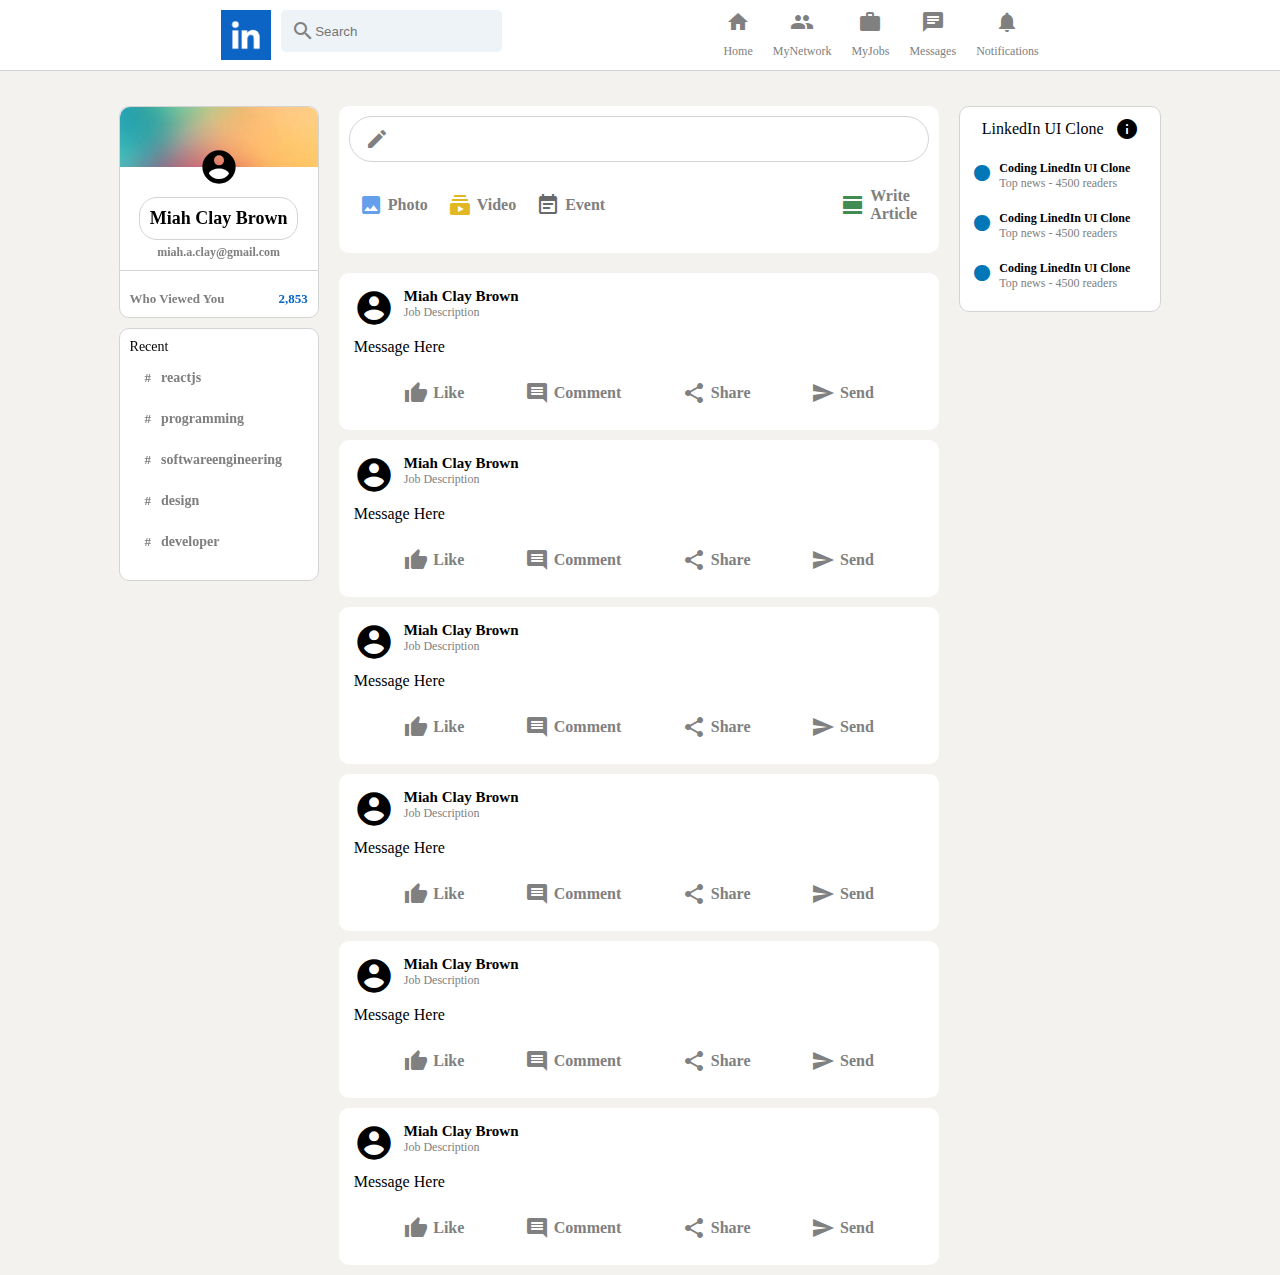
<file: index.html>
<!-- setup your HTML document here -->
<!DOCTYPE html>
<html lang="en">
<head>
    <meta charset="UTF-8">
    <meta http-equiv="X-UA-Compatible" content="IE=edge">
    <meta name="viewport" content="width=device-width, initial-scale=1.0">
    <!-- Google font icons -->
    <link href="https://fonts.googleapis.com/icon?family=Material+Icons"
      rel="stylesheet">
    <link rel="stylesheet" href="main.css">
    <!-- <img src="linkedin logo.png" alt="LinkedIn.com" style="width: 50px; height: 50px"> -->
    <!-- <img src="miah.jpeg" alt="Nice to meet you!" style="width: 200px; height: 266px"> -->
    <title>LinkedIn- Miah Clay Brown</title>
    
</head> 
<body>
    <!-- Header starts -->
    <div class="header">
        <div class="header_left">
            <img src="linkedin logo.png" alt="LinkedIn.com" style="width: 50px; height: 50px">
            <div class="header_search">
                <i class="material-icons"> search</i>
                <input type="text" placeholder="Search"/>    
            </div>
        </div>

        <div class="header_right">
            <div class="headerOption">
                <i class="material-icons headerOption__icon">home</i>
                <h3>Home</h3>
            </div>  
            <div class="headerOption">
                <i class="material-icons headerOption__icon">people</i>
                <h3>MyNetwork</h3>
            </div>
            <div class="headerOption">
                <i class="material-icons headerOption__icon">work</i>
                <h3>MyJobs</h3>
            </div> 
            <div class="headerOption">
                <i class="material-icons headerOption__icon">chat</i>
                <h3>Messages</h3>
            </div> 
            <div class="headerOption">
                <i class="material-icons headerOption__icon">notifications</i>
                <h3>Notifications</h3>
            </div>   
        </div>
    </div>
    <!-- Header ends -->

    <!-- Main Body begins -->
    <div class="body_main">
        <!-- Sidebar Starts -->
        <div class="sidebar">
            <div class="sidebar_top">
                <img src="gradient.jpeg" alt="" >
                <i class="material-icons sidebar_topAvatar">account_circle</i>
                <h2>Miah Clay Brown</h2>
                <h4>miah.a.clay@gmail.com</h4>
            </div>

            <div class="sidebar_stats">
                <div class="sidebar_stat">
                    <p>Who Viewed You</p>
                    <p class="sidebar_statNumber">2,853</p> 
                </div>
            </div>
            
            <div class="sidebar_bottom">
                <p>Recent</p>
                <div class="sidebar_recentItem">
                    <span class="sidebar_hash">#</span>
                    <p>reactjs</p>
                </div>
                <div class="sidebar_recentItem">
                    <span class="sidebar_hash">#</span>
                    <p>programming</p>
                </div>
                <div class="sidebar_recentItem">
                    <span class="sidebar_hash">#</span>
                    <p>softwareengineering</p>
                </div>
                <div class="sidebar_recentItem">
                    <span class="sidebar_hash">#</span>
                    <p>design</p>
                </div>
                <div class="sidebar_recentItem">
                    <span class="sidebar_hash">#</span>
                    <p>developer</p>
                </div>
            </div>
        </div>
    
        <!-- Sidebar Ends -->
        
    <!-- Feed Starts -->
        <div class="feed">
            <div class="feed_inputContainer">
                <div class="feed_input">
                    <i class="material-icons">create</i>
                    <form>
                        <input type="text">
                    </form>
                </div>
                <div class="feed_inputOptions">
                    <div class="inputOptions">
                        <i style="color: rgb(100, 159, 236)" class="material-icons">insert_photo</i>
                        <h4>Photo</h4>
                    </div>
                    <div class="inputOptions">
                        <i style="color: rgb(225, 184, 35)" class="material-icons">subscriptions</i>
                        <h4>Video</h4>
                    </div>
                    <div class="inputOptions">
                        <i style="color: rgb(104, 105, 107)" class="material-icons">event_note</i>
                        <h4>Event</h4>
                    </div>
                    <div class="inputOptions">
                        <i style="color: rgb(64, 140, 82)" class="material-icons">calendar_view_day</i>
                        <h4>Write Article</h4>
                    </div>
                </div>
            </div>
            <!-- Post Starts  -->
            <div class="post">
                <div class="post_header">
                    <i style="color: black" class="material-icons sidebar_topAvatar">account_circle</i>
                    <div class="post_info">
                        <h2>Miah Clay Brown</h2>
                        <p>Job Description</p>
                    </div>
                </div>

                <div class="post_body">
                    <p>Message Here</p>
                </div>

                <div class="feed_inputOptions">
                    <div class="inputOptions">
                        <i style="color: gray" class="material-icons">thumb_up</i>
                        <h4>Like</h4>
                    </div>
                    <div class="inputOptions">
                        <i style="color: gray" class="material-icons">comment</i>
                        <h4>Comment</h4>
                    </div>
                    <div class="inputOptions">
                        <i style="color: gray" class="material-icons">share</i>
                        <h4>Share</h4>
                    </div>
                    <div class="inputOptions">
                        <i style="color: gray" class="material-icons">send</i>
                        <h4>Send</h4>
                    </div>
                </div>
            </div>

            <div class="post">
                <div class="post_header">
                    <i style="color: black" class="material-icons sidebar_topAvatar">account_circle</i>
                    <div class="post_info">
                        <h2>Miah Clay Brown</h2>
                        <p>Job Description</p>
                    </div>
                </div>

                <div class="post_body">
                    <p>Message Here</p>
                </div>

                <div class="feed_inputOptions">
                    <div class="inputOptions">
                        <i style="color: gray" class="material-icons">thumb_up</i>
                        <h4>Like</h4>
                    </div>
                    <div class="inputOptions">
                        <i style="color: gray" class="material-icons">comment</i>
                        <h4>Comment</h4>
                    </div>
                    <div class="inputOptions">
                        <i style="color: gray" class="material-icons">share</i>
                        <h4>Share</h4>
                    </div>
                    <div class="inputOptions">
                        <i style="color: gray" class="material-icons">send</i>
                        <h4>Send</h4>
                    </div>
                </div>
            </div>

            <div class="post">
                <div class="post_header">
                    <i style="color: black" class="material-icons sidebar_topAvatar">account_circle</i>
                    <div class="post_info">
                        <h2>Miah Clay Brown</h2>
                        <p>Job Description</p>
                    </div>
                </div>

                <div class="post_body">
                    <p>Message Here</p>
                </div>

                <div class="feed_inputOptions">
                    <div class="inputOptions">
                        <i style="color: gray" class="material-icons">thumb_up</i>
                        <h4>Like</h4>
                    </div>
                    <div class="inputOptions">
                        <i style="color: gray" class="material-icons">comment</i>
                        <h4>Comment</h4>
                    </div>
                    <div class="inputOptions">
                        <i style="color: gray" class="material-icons">share</i>
                        <h4>Share</h4>
                    </div>
                    <div class="inputOptions">
                        <i style="color: gray" class="material-icons">send</i>
                        <h4>Send</h4>
                    </div>
                </div>
            </div>

            <div class="post">
                <div class="post_header">
                    <i style="color: black" class="material-icons sidebar_topAvatar">account_circle</i>
                    <div class="post_info">
                        <h2>Miah Clay Brown</h2>
                        <p>Job Description</p>
                    </div>
                </div>

                <div class="post_body">
                    <p>Message Here</p>
                </div>

                <div class="feed_inputOptions">
                    <div class="inputOptions">
                        <i style="color: gray" class="material-icons">thumb_up</i>
                        <h4>Like</h4>
                    </div>
                    <div class="inputOptions">
                        <i style="color: gray" class="material-icons">comment</i>
                        <h4>Comment</h4>
                    </div>
                    <div class="inputOptions">
                        <i style="color: gray" class="material-icons">share</i>
                        <h4>Share</h4>
                    </div>
                    <div class="inputOptions">
                        <i style="color: gray" class="material-icons">send</i>
                        <h4>Send</h4>
                    </div>
                </div>
            </div>

            <div class="post">
                <div class="post_header">
                    <i style="color: black" class="material-icons sidebar_topAvatar">account_circle</i>
                    <div class="post_info">
                        <h2>Miah Clay Brown</h2>
                        <p>Job Description</p>
                    </div>
                </div>

                <div class="post_body">
                    <p>Message Here</p>
                </div>

                <div class="feed_inputOptions">
                    <div class="inputOptions">
                        <i style="color: gray" class="material-icons">thumb_up</i>
                        <h4>Like</h4>
                    </div>
                    <div class="inputOptions">
                        <i style="color: gray" class="material-icons">comment</i>
                        <h4>Comment</h4>
                    </div>
                    <div class="inputOptions">
                        <i style="color: gray" class="material-icons">share</i>
                        <h4>Share</h4>
                    </div>
                    <div class="inputOptions">
                        <i style="color: gray" class="material-icons">send</i>
                        <h4>Send</h4>
                    </div>
                </div>
            </div>

            <div class="post">
                <div class="post_header">
                    <i style="color: black" class="material-icons sidebar_topAvatar">account_circle</i>
                    <div class="post_info">
                        <h2>Miah Clay Brown</h2>
                        <p>Job Description</p>
                    </div>
                </div>

                <div class="post_body">
                    <p>Message Here</p>
                </div>

                <div class="feed_inputOptions">
                    <div class="inputOptions">
                        <i style="color: gray" class="material-icons">thumb_up</i>
                        <h4>Like</h4>
                    </div>
                    <div class="inputOptions">
                        <i style="color: gray" class="material-icons">comment</i>
                        <h4>Comment</h4>
                    </div>
                    <div class="inputOptions">
                        <i style="color: gray" class="material-icons">share</i>
                        <h4>Share</h4>
                    </div>
                    <div class="inputOptions">
                        <i style="color: gray" class="material-icons">send</i>
                        <h4>Send</h4>
                    </div>
                </div>
            </div>
            <!-- Post Ends  -->
        </div>
        <!-- Feed Ends -->

        <!-- Widgets Start  -->
        <div class="widgets">
            <div class="widgets_header">
                <h2>LinkedIn UI Clone</h2>
                <i class="material-icons">info</i>
            </div>
            <div class="widgets_article">
                <div class="widgets_articleLeft">
                    <i class="material-icons">fiber_manual_record</i>
                <!-- </div> -->
            </div>
            <div class="widgets_articleRight">
                <h4>Coding LinedIn UI Clone</h4>
                <p>Top news - 4500 readers</p>
            </div></div>
            <div class="widgets_article">
                <div class="widgets_articleLeft">
                    <i class="material-icons">fiber_manual_record</i>
                </div>
            <!-- </div> -->
            <div class="widgets_articleRight">
                <h4>Coding LinedIn UI Clone</h4>
                <p>Top news - 4500 readers</p>
            </div></div>
            <div class="widgets_article">
                <div class="widgets_articleLeft">
                    <i class="material-icons">fiber_manual_record</i>
                </div>
            <!-- </div> -->
            <div class="widgets_articleRight">
                <h4>Coding LinedIn UI Clone</h4>
                <p>Top news - 4500 readers</p>
            </div></div>
        </div>
        <!-- Widget Ends  -->
        <!-- Main Body ends -->
    </div>
    <!-- <h1>Miah Clay Brown</h1>
    <h2>Someone please hire me!</h2> -->
</body>
</html>
</file>
<file: main.css>
/* write styles here */
* {
    margin: 0;
    padding: 0;
}

body {
    background-color: #f3f2ef;
    display: flex;
    flex-direction: column;
    align-items: center;
}

/* Sidebar */
.header_left img {
    object.fit: contain;
    height: 40px;
    margin-right: 10px;
}

.header {
    width: 100%;
    position:sticky;
    display: flex;
    top: 0;
    z-index: 999;
    justify-content: space-evenly;
    border-bottom: 0.1px solid lightgray;
    padding: 10px;
    background-color: white;
}

.header_left {
    display: flex;
}

.header_right {
    display: flex;
}

.header_search {
    padding: 10px;
    display: flex;
    align-items: center;
    border-radius: 5px;
    height: 22px;
    color: gray;
    background-color: #eef3f8;
}

.header_search input {
    outline:none;
    border: none;
    background:none;
}

.headerOption {
    display: flex;
    flex-direction: column;
    align-items: center;
    margin-right: 20px;
    color: gray;
    cursor: pointer;
}

.headerOption:hover {
    color: black;
}

.headerOption h3 {
    font-size: 12px;
    margin-top: 10px;
    font-weight: 400;
}

.headerOption_icon {
    margin-right: 5px;
    height: 20px;
    width: 20px;
}

/* main body  */
.body_main {
    display:flex;
    margin-top: 35px;
    max-width: 1200px;
    margin-left: 20px;
    margin-right: 20px;
}

/* Sidebar  */
.sidebar {
    position: sticky;
    top: 80px;
    flex: 0.2;
    border-radius: 10px;
    height: fit-content;
}

.sidebar_top img {
    margin-bottom: -20px;
    width: 100%;
    height: 60px;
    border-top-left-radius: 10px;
    border-top-right-radius: 10px;
    object-fit: cover;
}

.sidebar_top {
    display: flex;
    flex-direction: column;
    align-items: center;
    border: 1px solid lightgray;
    border-bottom: 0;
    border-top-left-radius: 10px;
    border-top-right-radius: 10px;
    background-color: white;
    padding-bottom: 10px;
}

.sidebar_topAvatar {
    font-size: 40px;
}

.sidebar_stats {
    padding: 10px;
    margin-bottom: 10px;
    border: 1px solid lightgray;
    background-color: white;
    border-bottom-left-radius: 10px;
    border-bottom-right-radius: 10px;
}

.sidebar_stat {
    margin-top: 10px;
    display: flex;
    justify-content: space-between;
}

.sidebar_stat p {
    color: gray;
    font-size: 13px;
    font-weight: 600;
}

.sidebar_statNumber {
    font-weight: bold;
    color: #0a66c2 !important;
}

.sidebar_top h4 {
    color: gray;
    font-size: 12px;
    margin-top: 5px;
}

.sidebar_top h2 {
    font-size: 18px;
    padding: 10px;
    border: 1px solid lightgray;
    background-color: white;
    border-radius: 18px;
    margin-top: 10px;
}

.sidebar_bottom {
    text-align: left;
    padding: 10px;
    border: 1px solid lightgray;
    background-color: white;
    border-radius: 10px;
    margin-top: 10px;
}

.sidebar_recentItem {
    display: flex;
    font-size: 13px;
    color: gray;
    font-weight: bolder;
    cursor: pointer;
    margin-bottom: 5px;
    padding: 5px;
}

.sidebar_recentItem:hover {
    background-color: whitesmoke;
    border-radius: 10px;
    cursor: pointer;
    color: black;
}

.sidebar_hash {
    margin: 0 10px;
}

.sidebar_bottom p {
    font-size: 14px;
    padding-bottom: 10px;
}

/* feed section */
.feed {
    flex: 0.6;
    margin: 0 20px;
}

.feed_inputContainer {
    background-color: white;
    padding: 10px;
    padding-bottom: 20px;
    border-radius: 10px;
    margin-bottom: 20px;
    /* border: 1px solid lightgray; */
}

.feed_input {
    border: 1px solid lightgray;
    border-radius: 30px;
    display: flex;
    padding: 10px;
    color: gray;
    padding-left: 15px;
}

.feed_input form {
    background-color: white;
    flex: 100%;
}

.feed_input form input{
    border: none;
    flex: 1;
    margin-left: 10px;
    outline-width: 0;
    font-weight: 600;
}

.feed_inputOptions {
    display: flex;
    justify-content: space-evenly;
}

.inputOptions {
    display: flex;
    align-items: center;
    margin-top: 15px;
    color: gray;
    padding: 10px;
    cursor: pointer;
}

.inputOptions:hover {
    background-color: whitesmoke;
    border-radius: 10px;
}

.inputOptions h4 {
    margin-left: 5px;
}

/* Post starts */
.post {
    background-color: white;
    padding: 15px;
    margin-bottom: 10px;
    border-radius: 10px;
}
.post_header {
    display: flex;
    margin-bottom: 10px;
    /* color: red; */
}

.post_info {
    margin-left: 10px;
}

.post_info p {
    font-size: 12px;
    color: gray;
}

.post_info h2 {
    font-size: 15px;
}

/* widgets begin  */
.widgets {
    position: sticky;
    top: 80px;
    flex: 0.2;
    background-color: white;
    border-radius: 10px;
    border: 1px solid lightgray;
    height: fit-content;
    padding-bottom: 10px;
}

.widgets_header {
    display: flex;
    align-items: center;
    justify-content: space-evenly;
    padding: 10px;
}

.widgets_header h2 {
    font-size: 16px;
    font-weight: 400;
}

.widgets_article {
    display: flex;
    padding: 10px;
    cursor: pointer;
}

.widgets_article:hover {
    background-color: whitesmoke;
}

.widgets_articleLeft {
    color: #0177b7;
    margin-right: 5px;
}

.widgets_articleLeft .material_icons {
    font-size: 15px;
}

.widgets_articleRight {
    flex: 1;
}

.widgets_articleRight h4 {
    font-size: 12px;
}

.widgets_articleRight p {
    font-size: 12px;
    color: gray;
}
</file>
